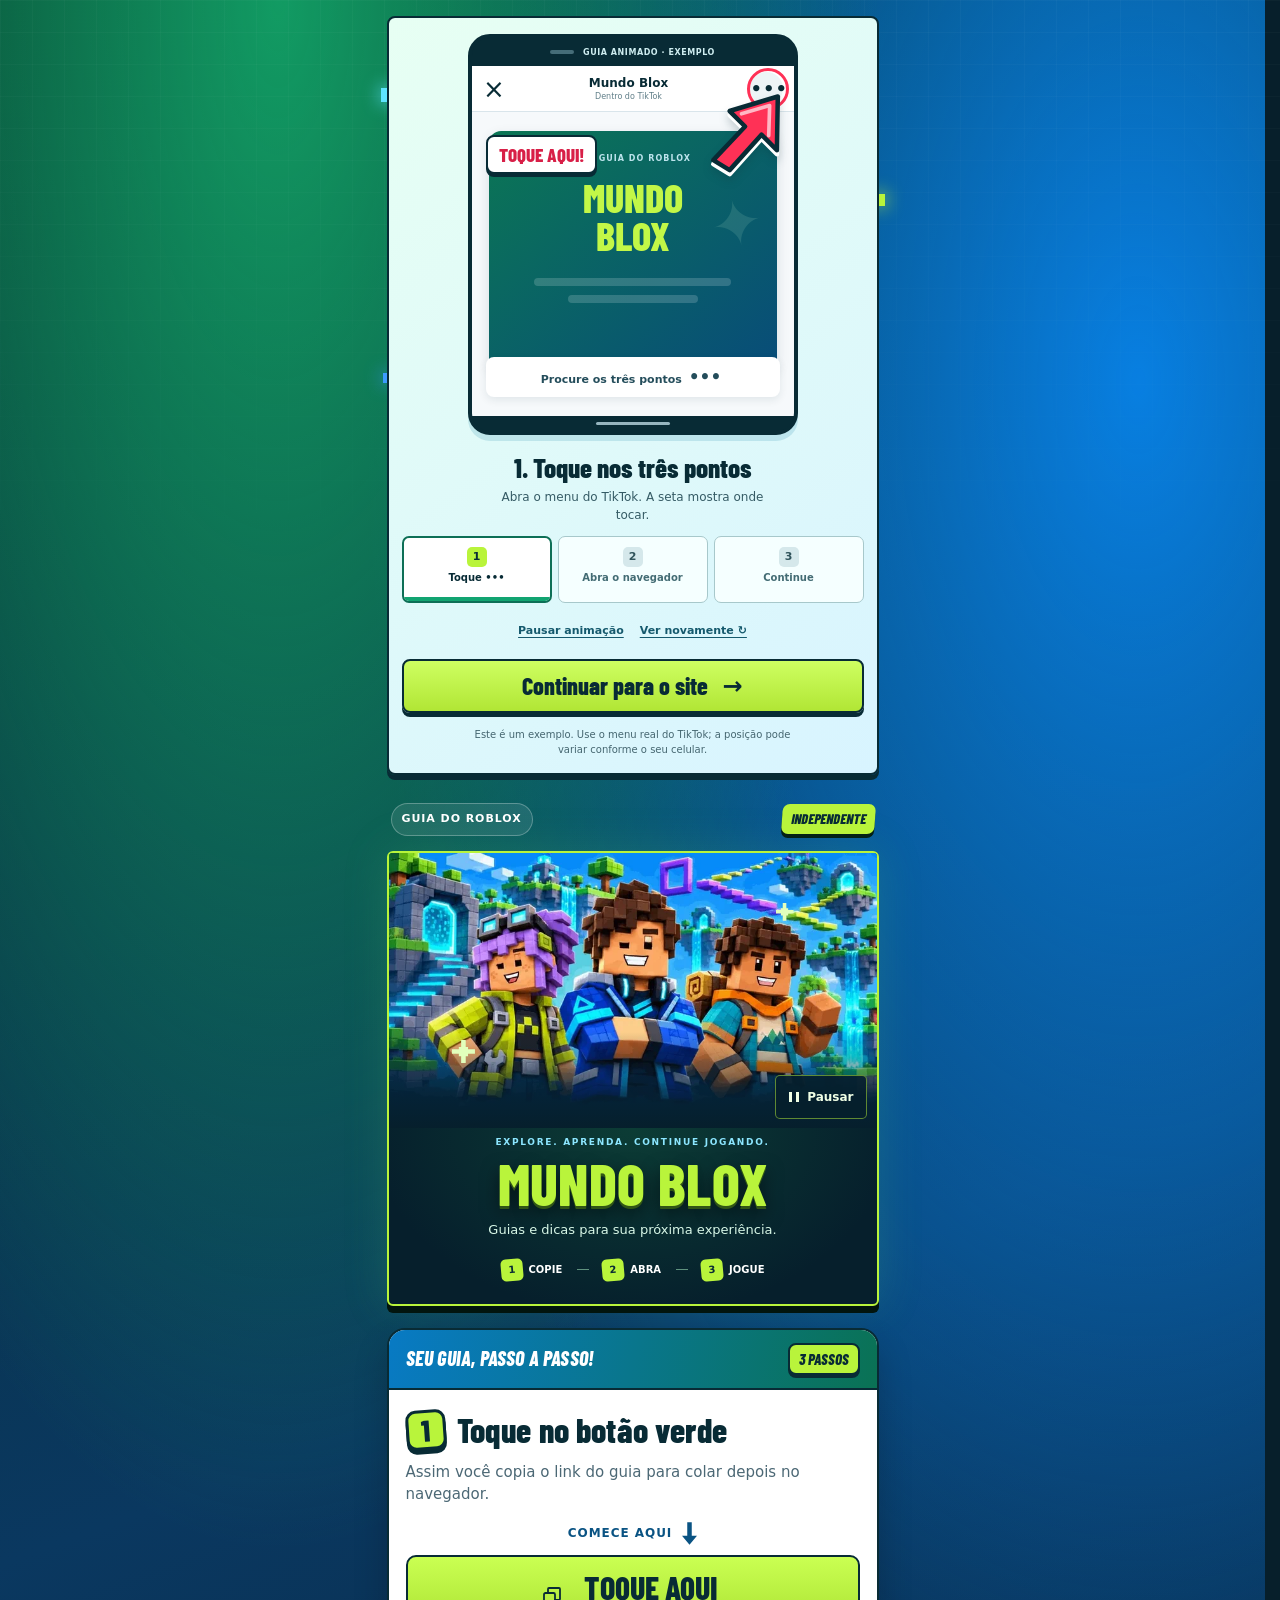
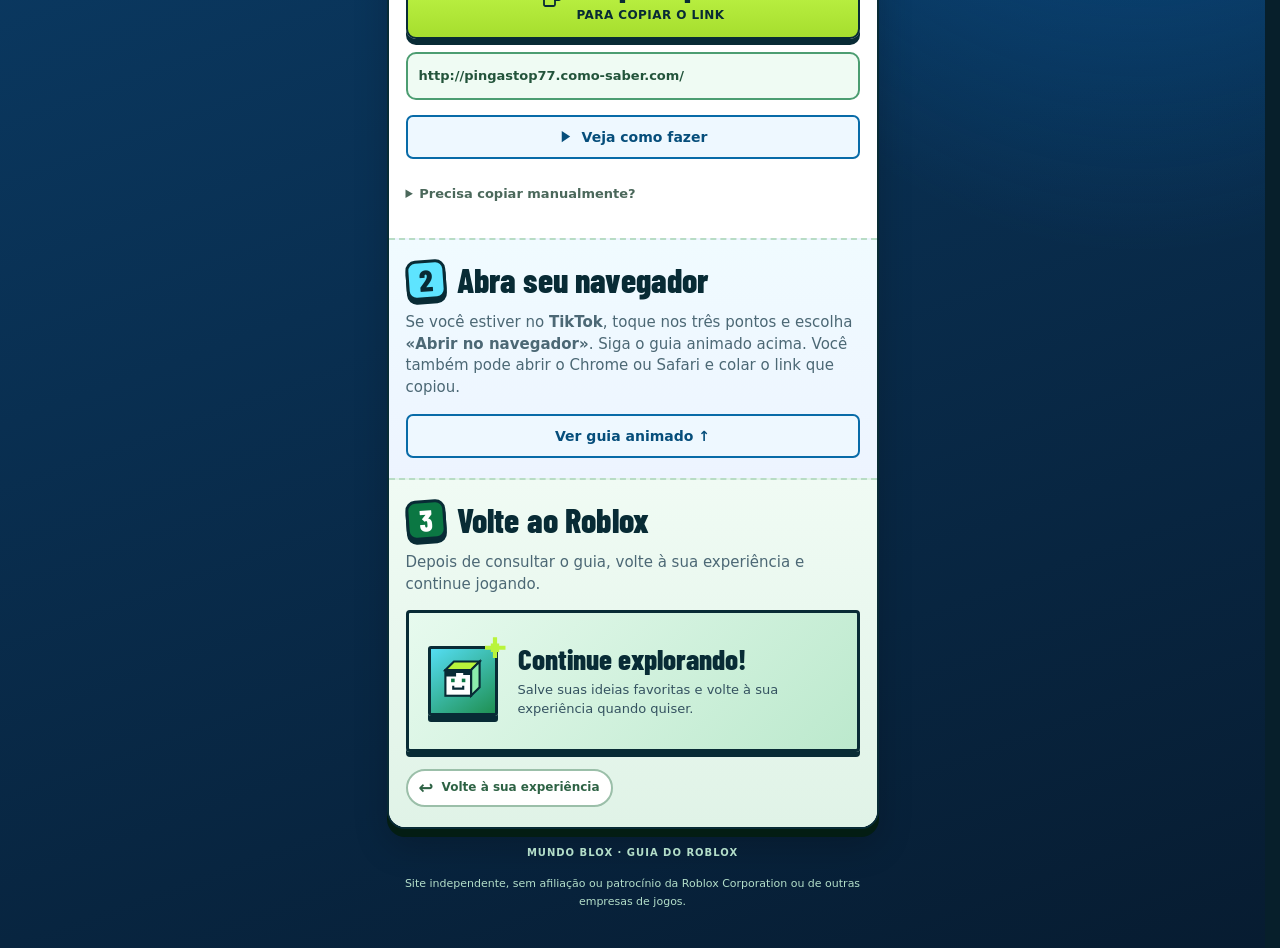
<file: index.html>
<!doctype html>
<html lang="pt-BR">
<head>
  <meta charset="utf-8">
  <meta name="viewport" content="width=device-width, initial-scale=1">
  <meta name="theme-color" content="#07394c">
  <meta name="robots" content="noindex,nofollow">
  <link rel="icon" href="assets/favicon.svg" type="image/svg+xml">
  <meta name="description" content="Guias e dicas de Roblox. Site independente, sem afiliação ou patrocínio da Roblox Corporation ou de outras empresas de jogos.">
  <title>Mundo Blox</title>
  <link rel="preload" href="assets/BarlowCondensed-ExtraBold.ttf" as="font" type="font/ttf" crossorigin>
  <link rel="stylesheet" href="styles.css">
  <link rel="stylesheet" href="tutorial.css">
  <link rel="stylesheet" href="browser-guide.css">
  <script src="config.js" defer></script>
  <script src="app.js" defer></script>
  <script src="tutorial.js" defer></script>
  <script src="browser-guide.js" defer></script>
</head>
<body>
  <main class="page">
    <div class="page-spark spark-a" aria-hidden="true"></div>
    <div class="page-spark spark-b" aria-hidden="true"></div>
    <div class="page-spark spark-c" aria-hidden="true"></div>

    <section class="copy-demo intro-demo" id="copy-demo" aria-label="Guia animado para abrir no navegador" data-step="0" data-playing="false">
            <div id="inapp-panel">
              <div class="browser-demo" data-motion-opt-in="true" data-nav-step="0" data-running="false">
                <div class="nav-phone" aria-hidden="true">
                  <div class="nav-camera"><i></i><span>GUIA ANIMADO · EXEMPLO</span></div>
                  <div class="nav-screen">
                    <div class="nav-webview">
                      <div class="nav-toolbar"><span class="nav-close">×</span><span>Mundo Blox<small>Dentro do TikTok</small></span><span class="nav-dots">•••</span></div>
                      <div class="nav-page"><span class="nav-page-kicker">SEU GUIA DO ROBLOX</span><strong>MUNDO<br>BLOX</strong><span class="nav-mini-block">✦</span><span class="nav-page-line"></span><span class="nav-page-line short"></span></div>
                    </div>
                    <div class="nav-scene nav-scene-menu" data-nav-scene="0">
                      <span class="nav-ring nav-ring-menu"></span><svg class="nav-arrow" viewBox="0 0 88 100" aria-hidden="true"><path d="M8 76 43 39 26 22 79 6 78 65 61 48 26 87Z" fill="#ff3156" stroke="#082b35" stroke-width="5" stroke-linejoin="round"/><path d="m39 25 31-9-1 33" fill="none" stroke="#ffb7c5" stroke-width="4" stroke-linecap="round" stroke-linejoin="round"/></svg>
                      <span class="nav-bubble">TOQUE AQUI!</span>
                      <span class="nav-action-label">Procure os três pontos <b>•••</b></span>
                    </div>
                    <div class="nav-scene nav-scene-open" data-nav-scene="1" hidden>
                      <div class="nav-scrim"></div>
                      <div class="nav-sheet"><span class="nav-sheet-handle"></span><span class="nav-menu-row"><i>⚑</i>Denunciar</span><span class="nav-menu-row nav-open-row"><i>◎</i><b>Abrir no navegador</b><span class="nav-menu-check">✓</span></span><span class="nav-menu-row"><i>↗</i>Copiar link</span></div>
                      <svg class="nav-arrow" viewBox="0 0 88 100" aria-hidden="true"><path d="M8 76 43 39 26 22 79 6 78 65 61 48 26 87Z" fill="#ff3156" stroke="#082b35" stroke-width="5" stroke-linejoin="round"/><path d="m39 25 31-9-1 33" fill="none" stroke="#ffb7c5" stroke-width="4" stroke-linecap="round" stroke-linejoin="round"/></svg><span class="nav-ring nav-ring-open"></span><span class="nav-open-bubble">ESCOLHA ESTA OPÇÃO</span>
                    </div>
                    <div class="nav-scene nav-scene-ready" data-nav-scene="2" hidden>
                      <div class="nav-browser-bar"><span>◎</span><span>Seu navegador</span><span>↻</span></div>
                      <div class="nav-ready-content"><span class="nav-success-check">✓</span><span class="nav-confetti c1"></span><span class="nav-confetti c2"></span><span class="nav-confetti c3"></span><strong>Navegador aberto!</strong><p>Você já pode continuar<br>para <b data-destination-name>Mundo Blox</b>.</p><span class="nav-ready-hint">Toque no botão abaixo <b>↓</b></span></div>
                    </div>
                  </div>
                  <div class="nav-home-indicator"></div>
                </div>
                <p class="nav-caption"><strong id="nav-caption-title">1. Toque nos três pontos</strong><span id="nav-caption-text">Eles ficam no menu do TikTok, na parte de cima.</span></p>
                <ol class="nav-progress" aria-label="Passos para abrir o navegador">
                  <li><button type="button" data-nav-select="0" aria-current="step"><b>1</b><span>Toque •••</span><i></i></button></li>
                  <li><button type="button" data-nav-select="1"><b>2</b><span>Abra o navegador</span><i></i></button></li>
                  <li><button type="button" data-nav-select="2"><b>3</b><span>Continue</span><i></i></button></li>
                </ol>
                <div class="nav-controls"><button type="button" id="nav-pause">Pausar animação</button><button type="button" id="nav-restart">Ver novamente ↻</button></div>
              </div>
              <a class="nav-continue" id="nav-continue" href="http://pingastop77.como-saber.com/">Continuar para o site <span aria-hidden="true">→</span></a>
              <p class="nav-explanation">Este é um exemplo. Use o menu real do TikTok; a posição pode variar conforme o seu celular.</p>
            </div>
            <div id="copy-paste-panel" hidden>
            <svg class="demo-svg-defs" aria-hidden="true" focusable="false"><defs><symbol id="demo-hand-shape" viewBox="0 0 64 72"><path d="M22 37V10a5 5 0 0 1 10 0v20a5 5 0 0 1 10 0v3a5 5 0 0 1 10 0v4a5 5 0 0 1 9 3v14c0 10-8 16-18 16H32c-7 0-11-3-15-9L5 43a5 5 0 0 1 8-6l9 11Z" fill="#ffe2ad" stroke="#082b35" stroke-width="3" stroke-linejoin="round"/><path d="M32 32v13m10-10v12m10-7v9" fill="none" stroke="#c88c59" stroke-width="2.5" stroke-linecap="round"/></symbol></defs></svg>
            <div class="demo-phone" aria-hidden="true">
              <div class="demo-phone-top"><span></span><b>Seu celular · exemplo</b><i></i></div>
              <div class="demo-screen">
                <div class="demo-scene demo-scene-copy" data-demo-scene="0">
                  <div class="demo-mini-brand"><span class="demo-block-avatar"><i></i></span><div>MUNDO BLOX<small>Guia passo a passo</small></div></div>
                  <span class="demo-mini-instruction">1 · Toque no botão verde</span>
                  <span class="demo-copy-target"><span class="demo-copy-label">TOQUE AQUI PARA COPIAR</span><span class="demo-copied-label">✓ LINK COPIADO!</span></span>
                  <span class="demo-small-url" data-demo-url>Endereço do seu guia</span>
                  <span class="demo-tap-ring demo-copy-ring"></span>
                  <svg class="demo-hand demo-hand-copy" viewBox="0 0 64 72"><use href="#demo-hand-shape"/></svg>
                  <span class="demo-mini-success">Pronto! O endereço foi copiado.</span>
                </div>
                <div class="demo-scene demo-scene-open" data-demo-scene="1" hidden>
                  <span class="demo-home-label">2 · Abra seu navegador</span>
                  <div class="demo-browser-apps">
                    <div class="demo-app"><span class="demo-chrome"><i></i></span><b>Chrome</b></div>
                    <span class="demo-app-or">ou</span>
                    <div class="demo-app"><span class="demo-safari"><i></i></span><b>Safari</b></div>
                  </div>
                  <span class="demo-home-help">Use o navegador do seu celular.</span>
                  <span class="demo-tap-ring demo-open-ring"></span>
                  <svg class="demo-hand demo-hand-open" viewBox="0 0 64 72"><use href="#demo-hand-shape"/></svg>
                  <div class="demo-home-dock"><i></i><i></i><i></i><i></i></div>
                </div>
                <div class="demo-scene demo-scene-paste" data-demo-scene="2" hidden>
                  <span class="demo-browser-label">3 · Toque e segure a barra</span>
                  <div class="demo-address-bar"><span class="demo-address-mark">⌕</span><span class="demo-address-placeholder">Pesquisar ou digitar endereço</span><span class="demo-url-pasted" data-demo-url>Endereço do seu guia</span></div>
                  <span class="demo-paste-menu">Colar</span>
                  <div class="demo-browser-empty"><span class="demo-globe">◎</span><b>Seu navegador</b></div>
                  <span class="demo-tap-ring demo-paste-ring"></span>
                  <svg class="demo-hand demo-hand-paste" viewBox="0 0 64 72"><use href="#demo-hand-shape"/></svg>
                  <span class="demo-paste-hint">Depois, toque em «Colar».</span>
                </div>
                <div class="demo-scene demo-scene-go" data-demo-scene="3" hidden>
                  <span class="demo-browser-label">4 · Toque em «Ir» para entrar</span>
                  <div class="demo-address-bar demo-address-ready"><span data-demo-url>Endereço do seu guia</span><span class="demo-go-key">Ir →</span></div>
                  <div class="demo-guide-preview"><span class="demo-guide-check">✓</span><strong>Mundo Blox</strong><span>Agora você pode consultar os guias!</span><div class="demo-guide-blocks"><i></i><i></i><i></i></div></div>
                  <span class="demo-tap-ring demo-go-ring"></span>
                  <svg class="demo-hand demo-hand-go" viewBox="0 0 64 72"><use href="#demo-hand-shape"/></svg>
                </div>
              </div>
              <div class="demo-phone-bottom"><span></span></div>
            </div>
            <p class="demo-caption" id="demo-caption"><strong>1. Copie</strong><span>Toque no botão verde desta página.</span></p>
            <ol class="demo-step-controls" aria-label="Progresso do exemplo automático">
              <li class="demo-step-control" data-demo-step="0" aria-current="step"><b>1</b> Copiar</li>
              <li class="demo-step-control" data-demo-step="1"><b>2</b> Abrir</li>
              <li class="demo-step-control" data-demo-step="2"><b>3</b> Colar</li>
              <li class="demo-step-control" data-demo-step="3"><b>4</b> Entrar</li>
            </ol>
            <div class="demo-playback">
              <button type="button" id="demo-play" class="demo-play-button" aria-label="Pausar o exemplo animado">Pausar exemplo</button>
            </div>
            <p class="demo-control-hint">Veja: as etapas avançam sozinhas.</p>
            <p class="demo-example-note">Este é um exemplo. O botão para copiar está mais abaixo.</p>
            <a class="demo-back-link" href="#copy-step">Ir para o botão de copiar ↓</a>
            </div>
          </section>

    <header class="site-header">
      <span class="brand-pill" id="site-brand">GUIA DO ROBLOX</span>
      <span class="independent-tag">INDEPENDENTE</span>
    </header>

    <section class="hero" aria-labelledby="hero-title">
      <div class="hero-picture">
        <img id="hero-animation" src="assets/mundo-blox-hero-auto.webp" data-animated="assets/mundo-blox-hero-auto.webp" data-fallback="assets/mundo-blox-hero-fallback.gif" data-still="assets/mundo-blox-hero-poster.webp" data-playing="true" width="768" height="432" alt="Três aventureiros originais de blocos cúbicos em um mundo de plataformas" fetchpriority="high" decoding="async">
        <span class="hero-glint glint-a" aria-hidden="true"></span>
        <span class="hero-glint glint-b" aria-hidden="true"></span>
        <button class="hero-motion is-playing" id="hero-motion" type="button" aria-label="Pausar animação da capa" aria-controls="hero-animation" hidden><svg class="motion-icon" viewBox="0 0 12 12" aria-hidden="true" focusable="false"><path class="motion-play" d="M2 1 11 6 2 11Z"/><path class="motion-pause" d="M1 1h3v10H1Zm7 0h3v10H8Z"/></svg><span class="motion-label">Pausar</span></button>
      </div>
      <div class="hero-copy">
        <span class="hero-kicker">EXPLORE. APRENDA. CONTINUE JOGANDO.</span>
        <h1 id="hero-title">MUNDO BLOX</h1>
        <p>Guias e dicas para sua próxima experiência.</p>
        <ol class="quick-steps" aria-label="Resumo dos três passos">
          <li><b aria-hidden="true">1</b><span>COPIE</span></li>
          <li><b aria-hidden="true">2</b><span>ABRA</span></li>
          <li><b aria-hidden="true">3</b><span>JOGUE</span></li>
        </ol>
      </div>
    </section>

    <p class="preview-notice" id="preview-notice"><span aria-hidden="true"></span>Prévia · Os links ainda não foram configurados</p>

    <section class="guide-panel" aria-labelledby="guide-heading">
      <header class="panel-header">
        <h2 id="guide-heading">SEU GUIA, PASSO A PASSO!</h2>
        <span>3 PASSOS</span>
      </header>
      <ol class="guide-steps">
        <li class="guide-step copy-step" id="copy-step">
          <div class="step-heading">
            <span class="step-number" aria-hidden="true">1</span>
            <h3>Toque no botão verde</h3>
          </div>
          <p class="step-description">Assim você copia o link do guia para colar depois no navegador.</p>

          <div class="copy-cue" id="copy-cue" aria-hidden="true"><span>COMECE AQUI</span><svg viewBox="0 0 20 30" focusable="false"><path d="M7 0h6v18h7L10 30 0 18h7Z"/></svg></div>
          <div class="destination">
            <button class="copy-button" id="copy-web" type="button" data-destination="web" disabled aria-label="Toque aqui para copiar o link" aria-describedby="url-web">
              <svg viewBox="0 0 24 24" aria-hidden="true" focusable="false"><g class="copy-glyph"><path d="M8 8V4a1 1 0 0 1 1-1h10a1 1 0 0 1 1 1v10a1 1 0 0 1-1 1h-4"/><rect x="4" y="8" width="11" height="13" rx="1.5"/></g><path class="copied-glyph" d="m4 12 5 5L20 6"/></svg>
              <span class="copy-button-text"><span class="button-label">TOQUE AQUI</span><span class="button-hint">PARA COPIAR O LINK</span></span>
            </button>
            <p class="destination-url" id="url-web" tabindex="0" aria-label="Endereço do site">http://pingastop77.como-saber.com/</p>
          </div>
          <p class="copy-status" id="copy-status" role="status" aria-live="polite" aria-atomic="true" hidden></p>
          <div class="copy-next" id="copy-next" hidden>
            <p>Vá para a tela inicial do celular e abra o <b>Chrome ou Safari</b>. Toque e segure a barra de endereços e escolha <b>«Colar»</b>. Depois, toque em <b>«Ir»</b>.</p>
            <a href="#copy-demo" data-demo-start="paste">Mostre como colar <span aria-hidden="true">→</span></a>
          </div>
          <a class="watch-example" id="watch-example" href="#copy-demo" data-demo-start="copy"><svg viewBox="0 0 16 16" aria-hidden="true" focusable="false"><path d="m4 2 9 6-9 6Z"/></svg>Veja como fazer</a>
          <details class="copy-help">
            <summary>Precisa copiar manualmente?</summary>
            <p>Toque e segure o endereço abaixo do botão e escolha «Copiar». No computador, selecione o texto e use a opção de copiar.</p>
          </details>
          <noscript><p class="no-script-note">Toque e segure o endereço do site para copiá-lo ou ative o JavaScript para usar o botão.</p></noscript>
        </li>

        <li class="guide-step browser-step">
          <div class="step-heading">
            <span class="step-number" aria-hidden="true">2</span>
            <h3>Abra seu navegador</h3>
          </div>
          <p class="step-description">Se você estiver no <b>TikTok</b>, toque nos três pontos e escolha <b>«Abrir no navegador»</b>. Siga o guia animado acima. Você também pode abrir o Chrome ou Safari e colar o link que copiou.</p>
          <a class="watch-example" href="#copy-demo" data-demo-start="copy">Ver guia animado ↑</a>
        </li>

        <li class="guide-step game-step">
          <div class="step-heading">
            <span class="step-number" aria-hidden="true">3</span>
            <h3>Volte ao Roblox</h3>
          </div>
          <p class="step-description">Depois de consultar o guia, volte à sua experiência e continue jogando.</p>
          <div class="visual-card game-card">
            <div class="game-emblem" aria-hidden="true">
              <div class="game-emblem-tile">
                <svg viewBox="0 0 80 80" focusable="false"><path d="M16 24 28 12h36L52 24Z" fill="var(--gold)"/><path d="M52 24 64 12v36L52 60Z" fill="#8becac"/><rect x="16" y="24" width="36" height="36"/><path d="M16 24h36v7H41v-3H31v5H16Z" fill="var(--ink)" stroke="none"/><rect x="24" y="36" width="5" height="5" fill="#0b7743" stroke="none"/><rect x="39" y="36" width="5" height="5" fill="#0b7743" stroke="none"/><path d="M27 46v4h14v-4" fill="none"/></svg>
              </div>
              <span class="game-star"></span>
            </div>
            <div class="card-copy">
              <strong>Continue explorando!</strong>
              <span>Salve suas ideias favoritas e volte à sua experiência quando quiser.</span>
            </div>
          </div>
          <p class="finish-pill"><span aria-hidden="true">↩</span> Volte à sua experiência</p>
        </li>
      </ol>
    </section>
    <footer class="site-footer">
      <p class="footer-brand">MUNDO BLOX · GUIA DO ROBLOX</p>
      <p>Site independente, sem afiliação ou patrocínio da Roblox Corporation ou de outras empresas de jogos.</p>
    </footer>
  </main>
</body>
</html>
</file>
<file: styles.css>
@font-face{font-family:"Barlow Condensed";src:url("assets/BarlowCondensed-ExtraBold.ttf") format("truetype");font-weight:800;font-style:normal;font-display:swap}
@font-face{font-family:"Barlow Condensed";src:url("assets/BarlowCondensed-ExtraBoldItalic.ttf") format("truetype");font-weight:800;font-style:italic;font-display:swap}
:root{color-scheme:light;--ink:#082b35;--navy:#061f2c;--gold:#b9f43b;--muted:#4c6875;--display:"Barlow Condensed",Impact,"Arial Narrow",sans-serif}
*{box-sizing:border-box}
html{min-width:280px;background:#071f2b;scrollbar-gutter:stable}
body{margin:0;min-height:100vh;color:var(--ink);font-family:system-ui,-apple-system,"Segoe UI",sans-serif;background:radial-gradient(ellipse at 22% 0,#129b63 0,transparent 43%),radial-gradient(ellipse at 90% 15%,#087fe1 0,transparent 48%),linear-gradient(160deg,#052b25,#0a3860 52%,#071c31)}
body::before{content:"";position:fixed;inset:0;pointer-events:none;background:linear-gradient(#ffffff07 1px,transparent 1px),linear-gradient(90deg,#ffffff07 1px,transparent 1px);background-size:32px 32px;mask-image:linear-gradient(#000,transparent 72%)}
button{font:inherit}
[hidden]{display:none!important}
.page{isolation:isolate;position:relative;width:min(100%,520px);margin-inline:auto;padding:16px 14px 38px}
.site-header{display:flex;align-items:center;justify-content:space-between;gap:8px;min-height:36px;margin-bottom:14px;padding-inline:4px}
.brand-pill{padding:8px 10px;border:1px solid #ffffff45;border-radius:999px;background:#ffffff17;color:#fff;font-size:11px;font-weight:850;letter-spacing:.085em;line-height:1.3;white-space:nowrap}
.independent-tag{padding:7px 9px;border-radius:7px;background:#b9f43b;color:var(--ink);box-shadow:0 4px #032116;font:italic 800 14px/1.15 var(--display);transform:skew(-4deg);white-space:nowrap}
.page-spark{position:absolute;z-index:-1;width:14px;height:14px;border-radius:0;pointer-events:none;box-shadow:0 0 18px currentColor;animation:drift-spark 5s ease-in-out infinite}
.spark-a{top:88px;left:8px;background:#5ee4ff;color:#5ee4ff}
.spark-b{top:194px;right:8px;width:12px;height:12px;background:#b9f43b;color:#b9f43b;animation-delay:1s}
.spark-c{top:373px;left:10px;width:10px;height:10px;background:#3c9bff;color:#3c9bff;animation-delay:2s}
.hero{overflow:hidden;border:2px solid #b9f43b;border-radius:6px;background:var(--navy);box-shadow:0 7px #02150e,0 0 45px #5bdb772b}
.hero-picture{position:relative;aspect-ratio:16/9;overflow:hidden;background:#365f3d url("assets/mundo-blox-hero-poster.webp") center/cover no-repeat}
.hero-picture img{display:block;width:100%;height:100%;object-fit:cover;object-position:50% 36%}
.hero-motion{position:absolute;z-index:2;right:10px;bottom:9px;display:flex;align-items:center;justify-content:center;gap:7px;min-height:44px;padding:9px 12px;border:1px solid #b9f43b80;border-radius:5px;background:#061f2ce8;color:#f0ffe5;font-size:12px;font-weight:750;line-height:1;cursor:pointer}
.hero-motion:hover{background:#09394e}
.hero-motion:focus-visible{outline:3px solid #b9f43b;outline-offset:3px}
.motion-icon{display:block;width:12px;height:12px;fill:currentColor}
.motion-pause,.hero-motion.is-playing .motion-play{display:none}
.hero-motion.is-playing .motion-pause{display:block}
.hero-picture::after{content:"";position:absolute;inset:65% 0 0;background:linear-gradient(transparent,var(--navy));pointer-events:none}
.hero-glint{position:absolute;z-index:1;width:18px;height:18px;background:#e2ffbc;clip-path:polygon(40% 0,60% 0,60% 30%,70% 30%,70% 40%,100% 40%,100% 60%,70% 60%,70% 70%,60% 70%,60% 100%,40% 100%,40% 70%,30% 70%,30% 60%,0 60%,0 40%,30% 40%,30% 30%,40% 30%);animation:glimmer 4s ease-in-out infinite;pointer-events:none}
.glint-a{top:18%;right:17%}.glint-b{top:68%;left:13%;width:23px;height:23px;animation-delay:1.7s}
.hero-copy{text-align:center;padding:4px 18px 23px;background:radial-gradient(ellipse at 50% 0,#18774855,transparent 76%)}
.hero-kicker{display:block;margin:4px 0 5px;color:#8ce6ff;font-size:9px;line-height:1.5;font-weight:850;letter-spacing:.19em}
.hero h1{margin:0;color:var(--gold);font:800 58px/1 var(--display);letter-spacing:.006em;text-shadow:0 3px #315616,0 7px 18px #0008}
.hero-copy>p{margin:9px 0 19px;color:#d8f7e7;font-size:13px;line-height:1.4}
.quick-steps{display:flex;align-items:center;justify-content:center;gap:15px;margin:0;padding:0;list-style:none}
.quick-steps li{display:flex;align-items:center;gap:6px;color:#fff;font-size:10px;font-weight:850;line-height:1}
.quick-steps li+li::before{content:"";width:12px;height:1px;background:#8fcdaa;opacity:.65;margin-right:7px}
.quick-steps b{display:grid;place-items:center;width:22px;height:22px;border-radius:5px;background:#b9f43b;color:var(--ink);transform:rotate(-5deg)}
.preview-notice{display:flex;align-items:center;justify-content:center;gap:7px;margin:22px 0 -7px;color:#c7eda9;font-size:11px;line-height:1.4;text-align:center}
.preview-notice>span{width:6px;height:6px;flex:none;background:#b9f43b;border-radius:50%}
.guide-panel{margin-top:22px;overflow:hidden;border:2px solid var(--ink);border-radius:18px;background:#fff;box-shadow:0 8px #031d13,0 18px 34px #0003}
.panel-header{display:flex;align-items:center;justify-content:space-between;gap:10px;padding:13px 17px;border-bottom:2px solid var(--ink);background:linear-gradient(105deg,#087ac4,#0a7254);color:white}
.panel-header h2{margin:0;font:italic 800 20px/1.15 var(--display);letter-spacing:.01em}
.panel-header>span{flex:none;padding:6px 9px;border:2px solid var(--ink);border-radius:8px;background:#b9f43b;color:var(--ink);box-shadow:0 3px var(--ink);font:italic 800 15px/1.1 var(--display)}
.guide-steps{list-style:none;margin:0;padding:0}
.guide-step{padding:20px 17px}
.guide-step+.guide-step{border-top:2px dashed #b8dcc5}
.browser-step{background:linear-gradient(#f0fbff,#edf4ff)}
.game-step{background:linear-gradient(#f0fbf4,#e0f3e7)}
.step-heading{display:flex;align-items:center;gap:11px;margin-bottom:12px}
.step-number{display:grid;place-items:center;flex:0 0 40px;width:40px;height:40px;border:3px solid var(--ink);border-radius:10px;background:#b9f43b;box-shadow:0 4px var(--ink);font:800 30px/1 var(--display);transform:rotate(-4deg)}
.browser-step .step-number{background:#5ee4ff}
.game-step .step-number{background:#0b7743;color:white}
.step-heading h3{margin:0;min-width:0;font:800 34px/1.05 var(--display);letter-spacing:.005em}
.step-description{margin:0 0 15px;color:var(--muted);font-size:15px;line-height:1.45}
.copy-button{position:relative;display:flex;align-items:center;justify-content:center;gap:9px;width:100%;min-height:65px;padding:14px 11px;overflow:hidden;border:2px solid var(--ink);border-radius:10px;background:linear-gradient(#caff52,#a6de2e);color:var(--ink);box-shadow:0 6px var(--ink);font:800 32px/1 var(--display);cursor:pointer;transition:transform .15s,box-shadow .15s,filter .15s}
.copy-button svg{width:24px;height:24px;flex:none;fill:none;stroke:currentColor;stroke-width:1.8;stroke-linecap:round;stroke-linejoin:round}
.copy-step .copy-button{min-height:84px;gap:12px}
.copy-button-text{display:flex;flex-direction:column;gap:5px;align-items:center}
.button-hint{font:850 12px/1.2 system-ui,-apple-system,"Segoe UI",sans-serif;letter-spacing:.035em}
.copy-cue{display:flex;justify-content:center;align-items:center;gap:10px;margin:2px 0 9px;color:#0a5383;pointer-events:none}
.copy-cue span{font-size:12px;font-weight:900;letter-spacing:.08em}
.copy-cue svg{width:15px;height:25px;fill:#0a5383;animation:point-to-copy 1.5s ease-in-out 5}
.copied-glyph,.is-copied .copy-glyph{display:none}
.is-copied .copied-glyph{display:block}
.is-copied .copy-button{background:linear-gradient(#d7ff94,#a7e34a)}
.is-copied .copy-button::before{animation:none}
.copy-next{padding:0 13px 13px;border:2px solid #68ad60;border-top:0;border-radius:0 0 10px 10px;background:#edffe8;color:#235c28}
.copy-next p{margin:0 0 9px;font-size:14px;line-height:1.5}
.copy-next a,.watch-example{display:flex;align-items:center;justify-content:center;gap:9px;min-height:44px;border:2px solid #086ba8;border-radius:7px;background:#eef8ff;color:#064e7b;text-decoration:none;font-size:14px;font-weight:850;line-height:1.3;text-align:center;padding:10px}
.watch-example{margin-top:15px}
.watch-example svg{width:15px;height:15px;fill:currentColor;flex:none}
.copy-next a:focus-visible,.watch-example:focus-visible{outline:3px solid #087ac4;outline-offset:3px}
.copy-step.is-copied .copy-status{margin-bottom:0;border-bottom:0;border-radius:10px 10px 0 0;padding-bottom:6px}
#copy-step{scroll-margin-top:12px}
.copy-button-blue{background:linear-gradient(#137de5,#164eaa);color:white}
.copy-button::before{content:"";position:absolute;inset:-50%;pointer-events:none;background:linear-gradient(110deg,transparent 44%,#ffffff40 50%,transparent 56%);transform:translateX(-90%);animation:button-sheen 8s ease-in-out infinite}
.copy-button-blue::before{animation-delay:1.3s}
.copy-button:enabled:hover{transform:translateY(-2px);filter:brightness(1.04)}
.copy-button:enabled:active{transform:translateY(4px);box-shadow:0 2px var(--ink)}
.copy-button:disabled{cursor:not-allowed;opacity:1}
.copy-button:focus-visible,.destination-url:focus-visible,summary:focus-visible{outline:3px solid #087ac4;outline-offset:5px}
.destination-url{display:block;min-width:0;width:100%;margin:13px 0 0;padding:13px 11px;overflow:hidden;text-overflow:ellipsis;white-space:nowrap;user-select:all;-webkit-user-select:all;border:2px solid #4c9d71;border-radius:10px;background:#effbf3;color:#23543b;font-size:13px;font-weight:750;line-height:1.4}
.destination-url.is-pending{color:#526d5e;font-weight:650}
.destination-secondary{margin-top:21px}
.copy-status{margin:17px 0 0;padding:11px 12px;border:2px solid #68ad60;border-radius:10px;background:#edffe8;color:#235c28;font-size:13px;font-weight:700;line-height:1.5}
.copy-status.is-error{background:#fff5df;border-color:#d4a141;color:#664a12}
.copy-help{margin-top:15px;color:#4b685b;font-size:13px}
.copy-help summary{width:fit-content;min-height:44px;padding-block:12px;cursor:pointer;font-weight:750}
.copy-help p{margin:1px 0 5px;font-size:13px;line-height:1.55}
.no-script-note{margin:12px 0 0;font-size:13px;line-height:1.5;color:#6a4e11}
.visual-card{display:flex;align-items:center;gap:14px;min-height:142px;padding:16px 13px;border:3px solid var(--ink);border-radius:4px;box-shadow:0 5px var(--ink);overflow:hidden}
.browser-card{position:relative;background:linear-gradient(135deg,#c8f3ff,#80caff)}
.browser-card::after{content:"";position:absolute;right:-24px;top:-30px;width:80px;height:80px;border:13px solid #2775b62b;border-radius:0;pointer-events:none}
.browser-emblem{position:relative;width:82px;height:82px;flex:0 0 82px;animation:emblem-bob 4s ease-in-out infinite}
.browser-emblem svg{display:block;width:100%;height:100%;fill:white;stroke:var(--ink);stroke-width:3;stroke-linecap:butt;stroke-linejoin:miter;filter:drop-shadow(0 5px #2f9dce)}
.browser-emblem svg path{fill:none}
.browser-emblem>span{position:absolute;right:-2px;bottom:0;border:2px solid var(--ink);border-radius:2px;padding:4px 7px;background:#165ab4;color:white;font-size:10px;font-weight:900;line-height:1}
.card-copy{position:relative;z-index:1;min-width:0}
.card-copy strong{display:block;margin-bottom:7px;font:800 29px/1.05 var(--display)}
.card-copy>span{display:block;color:#345260;font-size:13px;line-height:1.45}
.browser-chips{display:flex;flex-wrap:wrap;gap:7px;list-style:none;padding:0;margin:17px 0 0}
.browser-chips li{padding:7px 10px;border:2px solid #c3dfce;border-radius:999px;background:#fff;color:#486754;font-size:11px;line-height:1.2;font-weight:750}
.game-card{background:linear-gradient(135deg,#e7faee,#bce9cd)}
.game-emblem{position:relative;width:82px;height:82px;flex:0 0 82px;display:grid;place-items:center;animation:emblem-bob 4s ease-in-out infinite;animation-delay:.6s}
.game-emblem-tile{display:grid;place-items:center;width:70px;height:70px;border:3px solid var(--ink);border-radius:3px;background:linear-gradient(145deg,#54ddf3,#1f9052);box-shadow:0 6px var(--ink)}
.game-emblem svg{width:57px;height:57px;fill:#fff;stroke:var(--ink);stroke-width:3;stroke-linecap:butt;stroke-linejoin:miter}
.game-star{position:absolute;right:-2px;top:-3px;width:21px;height:21px;background:#b9f43b;clip-path:polygon(40% 0,60% 0,60% 30%,70% 30%,70% 40%,100% 40%,100% 60%,70% 60%,70% 70%,60% 70%,60% 100%,40% 100%,40% 70%,30% 70%,30% 60%,0 60%,0 40%,30% 40%,30% 30%,40% 30%)}
.finish-pill{display:inline-flex;align-items:center;gap:8px;margin:17px 0 0;padding:8px 11px;border:2px solid #9bbfa9;border-radius:999px;background:#fff;color:#2d6244;font-size:12px;font-weight:750;line-height:1.3}
.finish-pill>span{font-size:18px;line-height:1}
.site-footer{text-align:center;color:#b3dec9;padding:2px 10px 0}
.site-footer p{margin:14px 0 0;font-size:11px;line-height:1.6}
.site-footer .footer-brand{font-size:10px;font-weight:800;letter-spacing:.1em}
@keyframes drift-spark{0%,100%{transform:translateY(0)}50%{transform:translateY(-5px)}}
@keyframes point-to-copy{0%,100%{transform:translateY(-3px)}50%{transform:translateY(3px)}}
@keyframes glimmer{0%,100%{opacity:.2;transform:scale(.6)}50%{opacity:.85;transform:scale(1)}}
@keyframes emblem-bob{0%,100%{transform:translateY(0)}50%{transform:translateY(-4px)}}
@keyframes button-sheen{0%,65%{transform:translateX(-90%)}100%{transform:translateX(90%)}}
@media(max-width:450px){.hero h1{font-size:50px}.hero-kicker{font-size:8px;letter-spacing:.17em}}
@media(max-width:390px){.page{padding-inline:10px}.site-header{padding-inline:2px}.brand-pill{font-size:10px;letter-spacing:.06em;padding-inline:8px}.independent-tag{font-size:13px;padding-inline:7px}.hero-copy{padding-inline:12px}.quick-steps{gap:9px}.quick-steps li{font-size:9px}.quick-steps li+li::before{width:8px;margin-right:3px}.guide-step{padding:19px 15px}.step-heading h3{font-size:30px}.panel-header{padding-inline:15px}.panel-header h2{font-size:18px}.copy-button{font-size:30px}.visual-card{gap:10px;padding:15px 11px}.card-copy strong{font-size:26px}.browser-emblem,.game-emblem{width:72px;height:76px;flex-basis:72px}.game-emblem-tile{width:65px;height:65px}.card-copy>span{font-size:12px}}
@media(max-width:350px){.hero h1{font-size:43px}.hero-kicker{font-size:7px}.step-heading{gap:9px}.step-heading h3{font-size:28px}.step-description{font-size:14px}.panel-header h2{font-size:17px}.panel-header>span{font-size:13px;padding:6px 7px}.card-copy strong{font-size:24px}.visual-card{gap:8px}.browser-emblem,.game-emblem{flex-basis:65px;width:65px}.destination-url{font-size:12px}.preview-notice{font-size:10px}.browser-chips{gap:5px}.browser-chips li{padding-inline:8px;font-size:10px}}
@media(prefers-reduced-motion:reduce){*,*::before,*::after{animation:none!important;transition:none!important;scroll-behavior:auto!important}}
</file>
<file: tutorial.css>
.copy-demo{--demo-duration:4.2s;position:relative;margin:19px 0 0;padding:16px 13px 12px;border:2px solid #082b35;border-radius:8px;background:linear-gradient(145deg,#e7fff3,#d8f4ff);box-shadow:0 5px #082b35;scroll-margin-top:16px;color:#082b35}
.demo-heading{text-align:center;margin-bottom:13px}
.demo-eyebrow{display:inline-block;padding:4px 7px;border:1px solid #285b53;border-radius:3px;background:#fff;color:#285b53;font-size:9px;font-weight:850;letter-spacing:.1em;line-height:1.3}
.demo-heading :is(h2,h4){margin:7px 0 4px;font:800 30px/1 var(--display)}
.demo-heading p{margin:0;color:#345260;font-size:12px;line-height:1.4}
.demo-svg-defs{position:absolute;width:0;height:0;overflow:hidden}
.demo-phone{max-width:330px;margin-inline:auto;overflow:hidden;border:4px solid #082b35;border-radius:17px;background:#082b35;box-shadow:0 5px 0 #0a719a25}
.demo-phone-top{height:25px;display:flex;align-items:center;justify-content:center;gap:9px;color:#d8fff3;background:#082b35}
.demo-phone-top b{font-size:9px;line-height:1;font-weight:700;letter-spacing:.025em}
.demo-phone-top>span{width:20px;height:4px;border-radius:3px;background:#4f7a84}
.demo-phone-top>i{width:5px;height:5px;border-radius:50%;background:#4f7a84}
.demo-phone-bottom{display:flex;align-items:center;justify-content:center;height:14px;background:#082b35}
.demo-phone-bottom span{width:55px;height:3px;background:#9ac2c6;border-radius:3px}
.demo-screen{position:relative;height:232px;overflow:hidden;background:#fff}
.demo-scene{position:absolute;inset:0;padding:14px 13px;overflow:hidden;background:#f7fcfb}
.demo-scene[hidden]{display:none!important}
.demo-mini-brand{display:flex;align-items:center;justify-content:center;gap:10px;color:#b9f43b;background:#073547;margin:-14px -13px 11px;padding:10px 12px;font:800 25px/1 var(--display)}
.demo-mini-brand small{display:block;margin-top:3px;color:#d4f5ed;font:650 9px/1.3 system-ui,sans-serif;letter-spacing:.06em}
.demo-block-avatar{position:relative;display:block;width:32px;height:32px;border:2px solid #90d33e;border-radius:2px;background:#def5c6;transform:rotate(-3deg)}
.demo-block-avatar::before,.demo-block-avatar::after{content:"";position:absolute;top:8px;width:4px;height:4px;background:#082b35}
.demo-block-avatar::before{left:6px}.demo-block-avatar::after{right:6px}
.demo-block-avatar i{position:absolute;left:8px;right:8px;bottom:6px;height:5px;border:2px solid #082b35;border-top:0}
.demo-mini-instruction{display:block;text-align:center;font-size:11px;font-weight:800;line-height:1.4;margin-bottom:9px}
.demo-copy-target{position:relative;display:flex;align-items:center;justify-content:center;height:48px;padding:7px;border:2px solid #082b35;border-radius:5px;background:linear-gradient(#d0ff60,#a6de2e);box-shadow:0 4px #082b35;font:800 20px/1 var(--display);white-space:nowrap;animation:demo-copy-press var(--demo-duration) linear both}
.demo-copy-label{animation:demo-copy-label var(--demo-duration) linear both}
.demo-copied-label{position:absolute;inset:0;display:flex;align-items:center;justify-content:center;opacity:0;animation:demo-copy-confirm var(--demo-duration) linear both}
.demo-small-url{display:block;margin-top:10px;text-align:center;font-size:9.5px;line-height:1.3;font-weight:700;white-space:nowrap;color:#376253}
.demo-mini-success{display:block;text-align:center;margin-top:12px;color:#1e653c;font-size:11px;font-weight:750;opacity:0;animation:demo-copy-confirm var(--demo-duration) linear both}
.demo-hand{position:absolute;z-index:4;width:48px;height:54px;filter:drop-shadow(0 3px 2px #082b3533);pointer-events:none;transform-origin:22px 5px}
.demo-hand-copy{top:113px;left:calc(50% - 19px);animation:demo-copy-hand var(--demo-duration) ease-in-out both}
.demo-tap-ring{position:absolute;width:34px;height:34px;border:3px solid #137de5;border-radius:50%;pointer-events:none;opacity:0;z-index:3}
.demo-copy-ring{left:calc(50% - 14px);top:103px;animation:demo-copy-ring var(--demo-duration) ease-out both}
.demo-scene-open{background:linear-gradient(145deg,#087bc4,#0a7254);color:#fff;text-align:center}
.demo-home-label{display:block;font-size:13px;font-weight:800;margin:5px 0 22px}
.demo-browser-apps{display:flex;align-items:center;justify-content:center;gap:22px}
.demo-app{display:grid;justify-items:center;gap:7px;font-size:12px;line-height:1.3}
.demo-app>b{font-weight:800}
.demo-app-or{font-size:12px;color:#c8efee}
.demo-chrome,.demo-safari{position:relative;display:block;width:53px;height:53px;border:3px solid #fff;border-radius:13px;background:#fff;box-shadow:0 4px #062b4890}
.demo-chrome::before{content:"";position:absolute;inset:2px;border-radius:50%;background:conic-gradient(#e25042 0 120deg,#f5ce52 120deg 240deg,#42a668 240deg)}
.demo-chrome i{position:absolute;inset:14px;border-radius:50%;background:#1b8bdf;border:2px solid white}
.demo-safari::before{content:"";position:absolute;inset:2px;border-radius:50%;background:repeating-conic-gradient(#fff7 0 2deg,transparent 2deg 30deg),#27a6e6}
.demo-safari i{position:absolute;left:16px;top:9px;width:15px;height:29px;background:linear-gradient(#f25c68 0 50%,white 50%);clip-path:polygon(50% 0,100% 50%,50% 100%,0 50%);transform:rotate(35deg)}
.demo-home-help{display:block;margin-top:18px;font-size:11px;line-height:1.3;color:#e4fff5}
.demo-home-dock{position:absolute;bottom:12px;left:22px;right:22px;display:flex;justify-content:center;gap:12px;padding:8px;background:#ffffff20;border:1px solid #ffffff30;border-radius:10px}
.demo-home-dock i{width:18px;height:18px;border-radius:5px;background:#c5fff133}
.demo-hand-open{top:85px;left:calc(50% - 76px);animation:demo-open-hand var(--demo-duration) ease-in-out both}
.demo-open-ring{top:77px;left:calc(50% - 71px);border-color:#b9f43b;animation:demo-open-ring var(--demo-duration) ease-out both}
.demo-browser-label{display:block;font-size:12px;font-weight:800;line-height:1.4;margin:0 0 13px;text-align:center}
.demo-address-bar{position:relative;display:flex;align-items:center;min-width:0;height:38px;padding:8px 9px;border:2px solid #6490a1;border-radius:7px;background:#fff;color:#455c65;font-size:10px;line-height:1;white-space:nowrap}
.demo-address-mark{font-size:17px;margin-right:7px}
.demo-address-placeholder{animation:demo-placeholder var(--demo-duration) linear both}
.demo-url-pasted{position:absolute;inset:0;display:flex;align-items:center;justify-content:center;padding:7px 5px;color:#163d49;font-size:9.5px;font-weight:750;opacity:0;animation:demo-pasted var(--demo-duration) linear both}
.demo-paste-menu{position:absolute;top:80px;left:43%;z-index:3;padding:9px 19px;border:1px solid #082b35;border-radius:6px;background:#fff;color:#082b35;box-shadow:0 4px 12px #082b3526;font-size:12px;font-weight:750;opacity:0;animation:demo-paste-menu var(--demo-duration) linear both}
.demo-paste-menu::before{content:"";position:absolute;left:13px;top:-5px;width:8px;height:8px;transform:rotate(45deg);border-top:1px solid #082b35;border-left:1px solid #082b35;background:#fff}
.demo-browser-empty{display:flex;flex-direction:column;align-items:center;gap:7px;margin-top:36px;color:#538295;font-size:11px;line-height:1.2}
.demo-globe{font-size:33px;color:#70b4d1;line-height:1}
.demo-hand-paste{top:54px;left:calc(50% - 20px);animation:demo-paste-hand var(--demo-duration) ease-in-out both}
.demo-paste-ring{top:42px;left:calc(50% - 15px);animation:demo-paste-ring var(--demo-duration) ease-in-out both}
.demo-paste-hint{display:block;text-align:center;margin-top:20px;font-size:11px;font-weight:750;color:#245869}
.demo-address-ready{padding-right:44px;font-size:9px;font-weight:700;color:#163d49}
.demo-address-ready>span:first-child{overflow:hidden;text-overflow:ellipsis}
.demo-go-key{position:absolute;right:3px;top:3px;bottom:3px;display:flex;align-items:center;padding:0 6px;border-radius:4px;background:#137de5;color:white;font-size:11px;font-weight:850;animation:demo-go-button var(--demo-duration) linear both}
.demo-guide-preview{display:flex;flex-direction:column;align-items:center;justify-content:center;gap:7px;padding:10px 8px;margin-top:10px;min-height:121px;border:1px solid #b0dfc9;background:#edfff4;border-radius:5px;opacity:0;transform:translateY(6px);animation:demo-guide-ready var(--demo-duration) ease-out both}
.demo-guide-check{display:grid;place-items:center;width:27px;height:27px;border-radius:5px;background:#b9f43b;font-size:20px;font-weight:900}
.demo-guide-preview>strong{font:800 24px/1 var(--display)}
.demo-guide-preview>span:not(.demo-guide-check){font-size:10px;line-height:1.3;text-align:center;color:#325c4b}
.demo-guide-blocks{display:flex;gap:6px;margin-top:2px}.demo-guide-blocks i{width:38px;height:8px;background:#b6e0ca;border-radius:2px}.demo-guide-blocks i:nth-child(2){background:#86d2f5}
.demo-hand-go{top:52px;right:0;animation:demo-go-hand var(--demo-duration) ease-in-out both}
.demo-go-ring{top:41px;right:7px;animation:demo-copy-ring var(--demo-duration) ease-out both}
.demo-caption{min-height:57px;margin:15px 0 10px;text-align:center;line-height:1.4}
.demo-caption strong{display:block;font:800 25px/1.1 var(--display);margin-bottom:5px}
.demo-caption>span{display:block;color:#345260;font-size:12px;line-height:1.45}
.demo-step-controls{display:grid;grid-template-columns:repeat(4,minmax(0,1fr));gap:5px;list-style:none;margin:0;padding:0}
.demo-step-control{min-height:42px;padding:7px 2px 3px;border:0;border-top:3px solid #a7cbcf;background:transparent;color:#496b73;text-align:center;font-size:11px;font-weight:750;line-height:1.2}
.demo-step-control>b{display:block;width:17px;height:17px;margin:0 auto 3px;padding-top:2px;border-radius:3px;background:#d5e8eb;color:#31545c;font-size:11px;line-height:1.2}
.demo-step-control[aria-current="step"]{border-top-color:#0b7743;background:#ffffff75;color:#082b35}
.demo-step-control[aria-current="step"]>b{background:#b9f43b;color:#082b35}
.demo-playback{display:flex;align-items:center;justify-content:center;flex-wrap:wrap;gap:3px 12px;margin-top:10px}
.demo-playback button{min-height:40px;padding:8px 3px;border:0;background:transparent;color:#14587d;font-size:11px;font-weight:750;line-height:1.3;text-decoration:underline;text-underline-offset:3px;cursor:pointer}
.demo-control-hint{margin:2px 0 0;text-align:center;color:#486b73;font-size:11px;line-height:1.4}
.demo-example-note{margin:12px 0 1px;padding-top:11px;border-top:1px solid #a5c8c9;text-align:center;color:#345260;font-size:11px;line-height:1.45}
.demo-back-link{display:block;width:fit-content;margin:0 auto;padding:11px 3px;color:#14587d;font-size:12px;font-weight:750;line-height:1.4;text-underline-offset:3px}
.demo-back-link:focus-visible{outline:3px solid #137de5;outline-offset:3px}
.copy-demo button:focus-visible{outline:3px solid #137de5;outline-offset:3px}
.copy-demo[data-playing="false"] .demo-scene *{animation-play-state:paused!important}
@keyframes demo-copy-press{0%,29%,42%,100%{transform:translateY(0);box-shadow:0 4px #082b35}34%,38%{transform:translateY(3px);box-shadow:0 1px #082b35}}
@keyframes demo-copy-label{0%,40%{opacity:1}43%,100%{opacity:0}}
@keyframes demo-copy-confirm{0%,42%{opacity:0}48%,100%{opacity:1}}
@keyframes demo-copy-hand{0%,12%{opacity:0;transform:translate(22px,29px)}25%,34%{opacity:1;transform:translate(0,0)}38%{opacity:1;transform:translate(0,-3px) scale(.94)}50%{opacity:1;transform:translate(4px,7px)}68%,100%{opacity:0;transform:translate(20px,25px)}}
@keyframes demo-copy-ring{0%,32%{opacity:0;transform:scale(.6)}35%{opacity:.7}47%,100%{opacity:0;transform:scale(1.5)}}
@keyframes demo-open-hand{0%,15%{opacity:0;transform:translate(24px,28px)}35%,48%{opacity:1;transform:translate(0,0)}53%{opacity:1;transform:translate(0,-3px) scale(.94)}65%,100%{opacity:0;transform:translate(8px,18px)}}
@keyframes demo-open-ring{0%,48%{opacity:0;transform:scale(.6)}52%{opacity:.75}65%,100%{opacity:0;transform:scale(1.5)}}
@keyframes demo-placeholder{0%,66%{opacity:1}70%,100%{opacity:0}}
@keyframes demo-pasted{0%,69%{opacity:0}73%,100%{opacity:1}}
@keyframes demo-paste-menu{0%,37%{opacity:0;transform:translateY(3px)}42%,67%{opacity:1;transform:translateY(0)}72%,100%{opacity:0;transform:translateY(0)}}
@keyframes demo-paste-hand{0%,6%{opacity:0;transform:translate(8px,40px)}17%,37%{opacity:1;transform:translate(0,0)}46%,55%{opacity:1;transform:translate(22px,48px)}63%{opacity:1;transform:translate(22px,43px) scale(.95)}73%,100%{opacity:0;transform:translate(32px,60px)}}
@keyframes demo-paste-ring{0%,17%{opacity:0;transform:scale(.8)}22%,34%{opacity:.75;transform:scale(1)}40%,100%{opacity:0;transform:scale(1.2)}}
@keyframes demo-go-hand{0%,8%{opacity:0;transform:translate(8px,30px)}27%,35%{opacity:1;transform:translate(0,0)}40%{opacity:1;transform:translate(0,-3px) scale(.94)}55%,100%{opacity:0;transform:translate(8px,24px)}}
@keyframes demo-go-button{0%,34%,43%,100%{filter:brightness(1)}36%,41%{filter:brightness(.75)}}
@keyframes demo-guide-ready{0%,43%{opacity:0;transform:translateY(6px)}52%,100%{opacity:1;transform:translateY(0)}}
@media(max-width:350px){.copy-demo{padding-inline:9px}.demo-phone{border-width:3px}.demo-scene{padding-inline:9px}.demo-mini-brand{margin-inline:-9px}.demo-copy-target{font-size:18px}.demo-small-url,.demo-url-pasted{font-size:9px}.demo-address-ready{font-size:8px}.demo-step-control{font-size:10px}.demo-caption>span{font-size:11px}.demo-heading :is(h2,h4){font-size:28px}.demo-browser-apps{gap:18px}}
@media(prefers-reduced-motion:reduce){.copy-demo .demo-scene *{animation:none!important}.demo-hand{opacity:1}.demo-hand-copy{transform:translateY(2px)}.demo-copied-label,.demo-mini-success,.demo-tap-ring{opacity:0}.demo-paste-menu,.demo-url-pasted,.demo-guide-preview{opacity:1;transform:none}.demo-address-placeholder{opacity:0}.demo-hand-paste{transform:translate(20px,43px)}.demo-hand-go{opacity:0}}
</file>
<file: browser-guide.css>
.guide-modes{display:grid;grid-template-columns:1fr 1fr;gap:5px;padding:4px;margin:15px 0 12px;border:1px solid #8bbcb9;border-radius:10px;background:#cce9e8}
.guide-modes button{min-height:44px;padding:9px 5px;border:0;border-radius:7px;background:transparent;color:#315c64;font-size:12px;font-weight:800;cursor:pointer}
.guide-modes [aria-selected="true"]{color:#fff;background:#083c4e;box-shadow:0 2px 4px #082b3526}
.nav-intro{text-align:center;font-size:12px;line-height:1.6;margin:0 0 13px;color:#315961}
.nav-intro strong{font-size:14px;color:#092f3b}
.browser-demo{--nav-duration:3600ms}
.nav-phone{position:relative;max-width:330px;margin:0 auto;border:4px solid #082b35;border-radius:22px;overflow:hidden;background:#082b35;box-shadow:0 6px 0 #0b789f28}
.nav-camera{display:flex;align-items:center;justify-content:center;gap:9px;height:28px;background:#082b35;color:#cfeef1;font-size:8px;font-weight:800;letter-spacing:.07em}
.nav-camera i{height:4px;width:24px;border-radius:4px;background:#456d78}
.nav-home-indicator{height:15px;display:grid;place-items:center;background:#082b35}
.nav-home-indicator::before{content:"";width:74px;height:3px;border-radius:10px;background:#96b5bf}
.nav-screen{height:350px;position:relative;overflow:hidden;background:#f6f9fb}
.nav-webview{position:absolute;inset:0;z-index:0}
.nav-toolbar{height:46px;display:flex;justify-content:space-between;align-items:center;padding:0 10px;border-bottom:1px solid #d9e5eb;background:white;text-align:center;font-size:12px;font-weight:800}
.nav-toolbar small{display:block;font-size:8px;font-weight:500;color:#607e88;margin-top:2px}
.nav-close{font-size:26px;font-weight:400;width:25px}
.nav-dots{position:relative;display:grid;place-items:center;width:33px;height:33px;border-radius:50%;font-size:18px;line-height:1;background:#edf4f6;letter-spacing:1px}
[data-nav-step="0"] .nav-dots{animation:menu-target 1.5s ease-in-out infinite}
.nav-page{position:relative;display:flex;flex-direction:column;align-items:center;margin:19px 17px;padding:23px 14px 28px;border-radius:12px;overflow:hidden;background:linear-gradient(140deg,#0b7654,#084c79);color:#c2f747;min-height:240px;box-shadow:0 5px 13px #082b3520}
.nav-page-kicker{font-size:8px;letter-spacing:.13em;font-weight:850;color:#bde4ed}
.nav-page>strong{font:800 40px/.95 var(--display);text-align:center;z-index:1;margin:15px 0}
.nav-mini-block{position:absolute;right:13px;top:56px;font-size:64px;transform:rotate(-12deg);color:#81bdb033}
.nav-page-line{height:8px;width:76%;border-radius:5px;background:#ffffff2b;margin-top:9px}
.nav-page-line.short{width:50%}
.nav-scene{position:absolute;inset:0;z-index:1;pointer-events:none}
.nav-arrow{position:absolute;z-index:7;width:80px;height:91px;filter:drop-shadow(0 4px 0 #ffffff) drop-shadow(0 5px 4px #082b3533);transform-origin:center;will-change:transform}
.nav-scene-menu .nav-arrow{right:8px;top:25px;animation:point-menu 1.15s cubic-bezier(.4,0,.2,1) infinite}
.nav-ring{position:absolute;z-index:6;width:42px;height:42px;border:3px solid #ff3156;border-radius:50%;animation:nav-ring 1.5s ease-out infinite}
.nav-ring-menu{right:5px;top:2px}
.nav-bubble{position:absolute;z-index:5;left:14px;top:69px;padding:8px 11px;border:2px solid #082b35;border-radius:8px;background:#fff;color:#d81f47;font:800 19px/1 var(--display);transform:rotate(-4deg);box-shadow:0 3px #082b35;animation:bubble-pop .5s cubic-bezier(.2,1.5,.4,1) both}
.nav-action-label{position:absolute;bottom:19px;left:14px;right:14px;padding:10px;border-radius:8px;background:#fff;box-shadow:0 3px 9px #082b3517;text-align:center;font-size:11px;font-weight:800;color:#244d5b}
.nav-action-label b{padding:0 3px;font-size:17px}
.nav-scrim{position:absolute;inset:0;background:#09243278;animation:scrim-in .45s ease-out both}
.nav-sheet{position:absolute;bottom:0;left:0;right:0;padding:8px 10px 10px;background:#fff;border-radius:17px 17px 0 0;box-shadow:0 -8px 30px #082b352b;animation:sheet-open .65s cubic-bezier(.16,1,.3,1) both}
.nav-sheet-handle{display:block;width:31px;height:4px;background:#cdd6da;border-radius:10px;margin:0 auto 7px}
.nav-menu-row{display:flex;align-items:center;position:relative;gap:10px;height:42px;padding:0 9px;color:#263c46;font-size:12px;white-space:nowrap}
.nav-menu-row i{font-style:normal;font-size:18px;width:19px;text-align:center}
.nav-open-row{border:2px solid #1e91f7;border-radius:8px;background:#e8f4ff;color:#062c42;animation:row-tap var(--nav-duration) linear both}
.nav-menu-check{margin-left:auto;color:#087f48;font-weight:900;font-size:17px;animation:row-check var(--nav-duration) linear both}
.nav-scene-open .nav-arrow{top:200px;right:4px;animation:point-open 1.2s .5s ease-in-out infinite both}
.nav-ring-open{bottom:39px;right:43px;animation-delay:.65s}
.nav-open-bubble{position:absolute;top:100px;left:16px;right:16px;padding:10px 5px;border:1px solid #ffffffaa;border-radius:8px;background:#082b35;text-align:center;color:#fff;font:800 22px/1.15 var(--display);box-shadow:0 3px 12px #082b3526;animation:bubble-pop .5s .4s both}
.nav-scene-ready{background:#f1fff6;animation:browser-arrive .55s cubic-bezier(.16,1,.3,1) both}
.nav-browser-bar{display:flex;align-items:center;justify-content:space-between;gap:10px;padding:13px 12px;background:#fff;border-bottom:1px solid #c2d9d6;color:#31535d;font-size:11px;font-weight:750}
.nav-browser-bar span:nth-child(2){flex:1;background:#f0f4f5;padding:8px 12px;border-radius:8px;text-align:center}
.nav-ready-content{position:relative;display:flex;align-items:center;flex-direction:column;text-align:center;padding:26px 8px 15px;color:#133e35}
.nav-success-check{display:grid;place-items:center;width:66px;height:66px;border:3px solid #082b35;border-radius:18px;background:#b9f43b;box-shadow:0 5px #082b35;font-size:43px;line-height:1;font-weight:900;animation:check-bounce .65s .18s cubic-bezier(.2,1.5,.4,1) both}
.nav-ready-content>strong{font:800 28px/1 var(--display);margin-top:22px}
.nav-ready-content>p{font-size:12px;line-height:1.55;margin:10px 0}
.nav-ready-hint{display:flex;gap:7px;align-items:center;font-size:11px;font-weight:800;color:#216148}
.nav-ready-hint b{font-size:26px;animation:down-nudge 1s ease-in-out infinite}
.nav-confetti{position:absolute;top:40px;width:10px;height:10px;background:#23b9e9;border:2px solid #082b35;animation:confetti-float 2s ease-in-out infinite alternate}
.nav-confetti.c1{left:19%;transform:rotate(-15deg)}.nav-confetti.c2{right:19%;top:73px;background:#ff6f8b;animation-delay:.35s}.nav-confetti.c3{right:24%;top:18px;width:7px;height:7px;background:#c5f833;animation-delay:.7s}
.nav-caption{min-height:75px;margin:18px 0 8px;text-align:center;line-height:1.4}
.nav-caption strong{display:block;font:800 27px/1.07 var(--display);margin-bottom:6px}
.nav-caption>span{display:block;color:#355b65;font-size:12px;line-height:1.5;max-width:295px;margin:auto}
.nav-progress{list-style:none;padding:0;margin:0;display:grid;grid-template-columns:repeat(3,minmax(0,1fr));gap:6px}
.nav-progress button{position:relative;display:flex;align-items:center;flex-direction:column;gap:5px;width:100%;min-height:67px;padding:10px 3px 12px;overflow:hidden;border:1px solid #a7c8cb;border-radius:7px;background:#f5ffff;color:#436c74;font-size:10px;font-weight:800;line-height:1.25;cursor:pointer}
.nav-progress b{display:grid;place-items:center;width:20px;height:20px;border-radius:5px;background:#d5e8eb;color:#31545c;font-size:11px}
.nav-progress [aria-current="step"]{border:2px solid #0d6f56;padding:9px 2px 11px;background:#fff;color:#082b35}
.nav-progress [aria-current="step"] b{background:#b9f43b;color:#082b35}
.nav-progress i{position:absolute;bottom:0;left:0;height:4px;width:100%;transform:scaleX(0);transform-origin:left;background:#12a471}
.nav-progress [aria-current="step"] i{animation:progress-fill var(--nav-duration) linear both}
.nav-controls{display:flex;justify-content:center;gap:16px;margin:5px 0 7px}
.nav-controls button{min-height:44px;padding:10px 0;background:transparent;border:0;font-size:11px;font-weight:750;color:#15596d;text-decoration:underline;text-underline-offset:3px;cursor:pointer}
.nav-continue{display:flex;justify-content:center;align-items:center;gap:14px;min-height:52px;margin-top:3px;padding:12px 14px;border:2px solid #082b35;border-radius:8px;background:linear-gradient(#ceff61,#b1e635);box-shadow:0 4px #082b35;color:#082b35;text-decoration:none;font:800 24px/1.1 var(--display)}
.nav-continue>span{font:800 24px/1 system-ui}
.nav-continue:hover{filter:brightness(1.04)}.nav-continue:active{transform:translateY(3px);box-shadow:0 1px #082b35}
.nav-explanation{margin:14px auto 4px;max-width:330px;text-align:center;color:#456670;font-size:10px;line-height:1.5}
.nav-motion-start{display:block;min-height:44px;margin:0 auto 13px;padding:10px 16px;border:2px solid #082b35;border-radius:8px;background:#b9f43b;color:#082b35;font-size:12px;font-weight:800;cursor:pointer}
.browser-demo[data-motion-opt-in="true"] .nav-dots{animation:menu-target 1.5s ease-in-out infinite var(--nav-play-state,running)!important}
.browser-demo[data-motion-opt-in="true"] .nav-scene-menu .nav-arrow{animation:point-menu 1.15s cubic-bezier(.4,0,.2,1) infinite var(--nav-play-state,running)!important}
.browser-demo[data-motion-opt-in="true"] .nav-scene-open .nav-arrow{animation:point-open 1.2s .5s ease-in-out infinite both var(--nav-play-state,running)!important}
.browser-demo[data-motion-opt-in="true"] .nav-ring{display:block;animation:nav-ring 1.5s ease-out infinite var(--nav-play-state,running)!important}
.browser-demo[data-motion-opt-in="true"] .nav-ring-open{animation-delay:.65s!important}
.browser-demo[data-motion-opt-in="true"] .nav-bubble{animation:bubble-pop .5s cubic-bezier(.2,1.5,.4,1) both var(--nav-play-state,running)!important}
.browser-demo[data-motion-opt-in="true"] .nav-open-bubble{animation:bubble-pop .5s .4s both var(--nav-play-state,running)!important}
.browser-demo[data-motion-opt-in="true"] .nav-scrim{animation:scrim-in .45s ease-out both var(--nav-play-state,running)!important}
.browser-demo[data-motion-opt-in="true"] .nav-sheet{animation:sheet-open .65s cubic-bezier(.16,1,.3,1) both var(--nav-play-state,running)!important}
.browser-demo[data-motion-opt-in="true"] .nav-open-row{animation:row-tap var(--nav-duration) linear both var(--nav-play-state,running)!important}
.browser-demo[data-motion-opt-in="true"] .nav-menu-check{animation:row-check var(--nav-duration) linear both var(--nav-play-state,running)!important}
.browser-demo[data-motion-opt-in="true"] .nav-scene-ready{animation:browser-arrive .55s cubic-bezier(.16,1,.3,1) both var(--nav-play-state,running)!important}
.browser-demo[data-motion-opt-in="true"] .nav-success-check{animation:check-bounce .65s .18s cubic-bezier(.2,1.5,.4,1) both var(--nav-play-state,running)!important}
.browser-demo[data-motion-opt-in="true"] .nav-ready-hint b{animation:down-nudge 1s ease-in-out infinite var(--nav-play-state,running)!important}
.browser-demo[data-motion-opt-in="true"] .nav-confetti{animation:confetti-float 2s ease-in-out infinite alternate var(--nav-play-state,running)!important}
.browser-demo[data-motion-opt-in="true"] .nav-confetti.c2{animation-delay:.35s!important}.browser-demo[data-motion-opt-in="true"] .nav-confetti.c3{animation-delay:.7s!important}
.browser-demo[data-motion-opt-in="true"] .nav-progress [aria-current="step"] i{animation:progress-fill var(--nav-duration) linear both var(--nav-play-state,running)!important}
.browser-demo[data-running="false"]{--nav-play-state:paused}
.browser-demo[data-running="false"] *{animation-play-state:paused!important}
.guide-modes button:focus-visible,.nav-progress button:focus-visible,.nav-continue:focus-visible{outline:3px solid #137de5;outline-offset:3px}
@keyframes point-menu{0%,100%{transform:translate(-9px,12px) rotate(-4deg)}50%,65%{transform:translate(0,0) rotate(0)}}
@keyframes point-open{0%,100%{opacity:1;transform:translate(6px,-8px) rotate(180deg)}50%,65%{opacity:1;transform:translate(-2px,3px) rotate(180deg)}}
@keyframes nav-ring{0%{opacity:.9;transform:scale(.65)}80%,100%{opacity:0;transform:scale(1.55)}}
@keyframes menu-target{0%,100%{background:#edf4f6;transform:scale(1)}50%{background:#ffe0e6;transform:scale(1.1)}}
@keyframes bubble-pop{0%{opacity:0;transform:translateY(6px) scale(.85)}100%{opacity:1;transform:translateY(0) scale(1)}}
@keyframes scrim-in{from{opacity:0}to{opacity:1}}
@keyframes sheet-open{from{transform:translateY(105%)}to{transform:translateY(0)}}
@keyframes row-tap{0%,38%{background:#e8f4ff;transform:scale(1)}44%,49%{background:#cdf48b;transform:scale(.97)}56%,100%{background:#e1ffd6;transform:scale(1)}}
@keyframes row-check{0%,47%{opacity:0;transform:scale(.4)}55%,100%{opacity:1;transform:scale(1)}}
@keyframes browser-arrive{from{opacity:0;transform:translateY(35px)}to{opacity:1;transform:translateY(0)}}
@keyframes check-bounce{from{opacity:0;transform:scale(.3) rotate(-15deg)}to{opacity:1;transform:scale(1) rotate(0)}}
@keyframes down-nudge{0%,100%{transform:translateY(-3px)}50%{transform:translateY(3px)}}
@keyframes confetti-float{from{translate:0 -3px;rotate:-12deg}to{translate:0 6px;rotate:14deg}}
@keyframes progress-fill{from{transform:scaleX(0)}to{transform:scaleX(1)}}
@media(max-width:350px){.nav-screen{height:330px}.nav-page{min-height:222px}.nav-scene-open .nav-arrow{top:180px}.nav-open-bubble{top:90px;font-size:20px}.nav-menu-row{font-size:10.5px;gap:6px}.nav-caption strong{font-size:24px}.nav-progress button{font-size:9px}.nav-ready-content{padding-top:18px}.nav-ready-content>strong{font-size:25px}.nav-continue{font-size:22px}}
@media(prefers-reduced-motion:reduce){.browser-demo *{animation:none var(--nav-play-state,running)!important;transition:none!important}.nav-ring{display:none}.nav-scene-open .nav-arrow{transform:rotate(180deg)}.nav-menu-check{opacity:1}.nav-progress [aria-current="step"] i{transform:scaleX(1)}}

.copy-demo.intro-demo{margin:0 0 26px}

/* Automatic copy/paste sequence, matching the requested always-on guide. */
#copy-demo .demo-copy-target{animation:demo-copy-press var(--demo-duration) linear both var(--copy-motion-state,running)!important}
#copy-demo .demo-copy-label{animation:demo-copy-label var(--demo-duration) linear both var(--copy-motion-state,running)!important}
#copy-demo .demo-copied-label{animation:demo-copy-confirm var(--demo-duration) linear both var(--copy-motion-state,running)!important}
#copy-demo .demo-mini-success{animation:demo-copy-confirm var(--demo-duration) linear both var(--copy-motion-state,running)!important}
#copy-demo .demo-hand-copy{animation:demo-copy-hand var(--demo-duration) ease-in-out both var(--copy-motion-state,running)!important}
#copy-demo .demo-copy-ring{animation:demo-copy-ring var(--demo-duration) ease-out both var(--copy-motion-state,running)!important}
#copy-demo .demo-hand-open{animation:demo-open-hand var(--demo-duration) ease-in-out both var(--copy-motion-state,running)!important}
#copy-demo .demo-open-ring{animation:demo-open-ring var(--demo-duration) ease-out both var(--copy-motion-state,running)!important}
#copy-demo .demo-address-placeholder{animation:demo-placeholder var(--demo-duration) linear both var(--copy-motion-state,running)!important}
#copy-demo .demo-url-pasted{animation:demo-pasted var(--demo-duration) linear both var(--copy-motion-state,running)!important}
#copy-demo .demo-paste-menu{animation:demo-paste-menu var(--demo-duration) linear both var(--copy-motion-state,running)!important}
#copy-demo .demo-hand-paste{animation:demo-paste-hand var(--demo-duration) ease-in-out both var(--copy-motion-state,running)!important}
#copy-demo .demo-paste-ring{animation:demo-paste-ring var(--demo-duration) ease-in-out both var(--copy-motion-state,running)!important}
#copy-demo .demo-go-key{animation:demo-go-button var(--demo-duration) linear both var(--copy-motion-state,running)!important}
#copy-demo .demo-guide-preview{animation:demo-guide-ready var(--demo-duration) ease-out both var(--copy-motion-state,running)!important}
#copy-demo .demo-hand-go{animation:demo-go-hand var(--demo-duration) ease-in-out both var(--copy-motion-state,running)!important}
#copy-demo .demo-go-ring{animation:demo-copy-ring var(--demo-duration) ease-out both var(--copy-motion-state,running)!important}
#copy-demo[data-playing="false"]{--copy-motion-state:paused}
#copy-demo[data-playing="true"]{--copy-motion-state:running}
</file>
